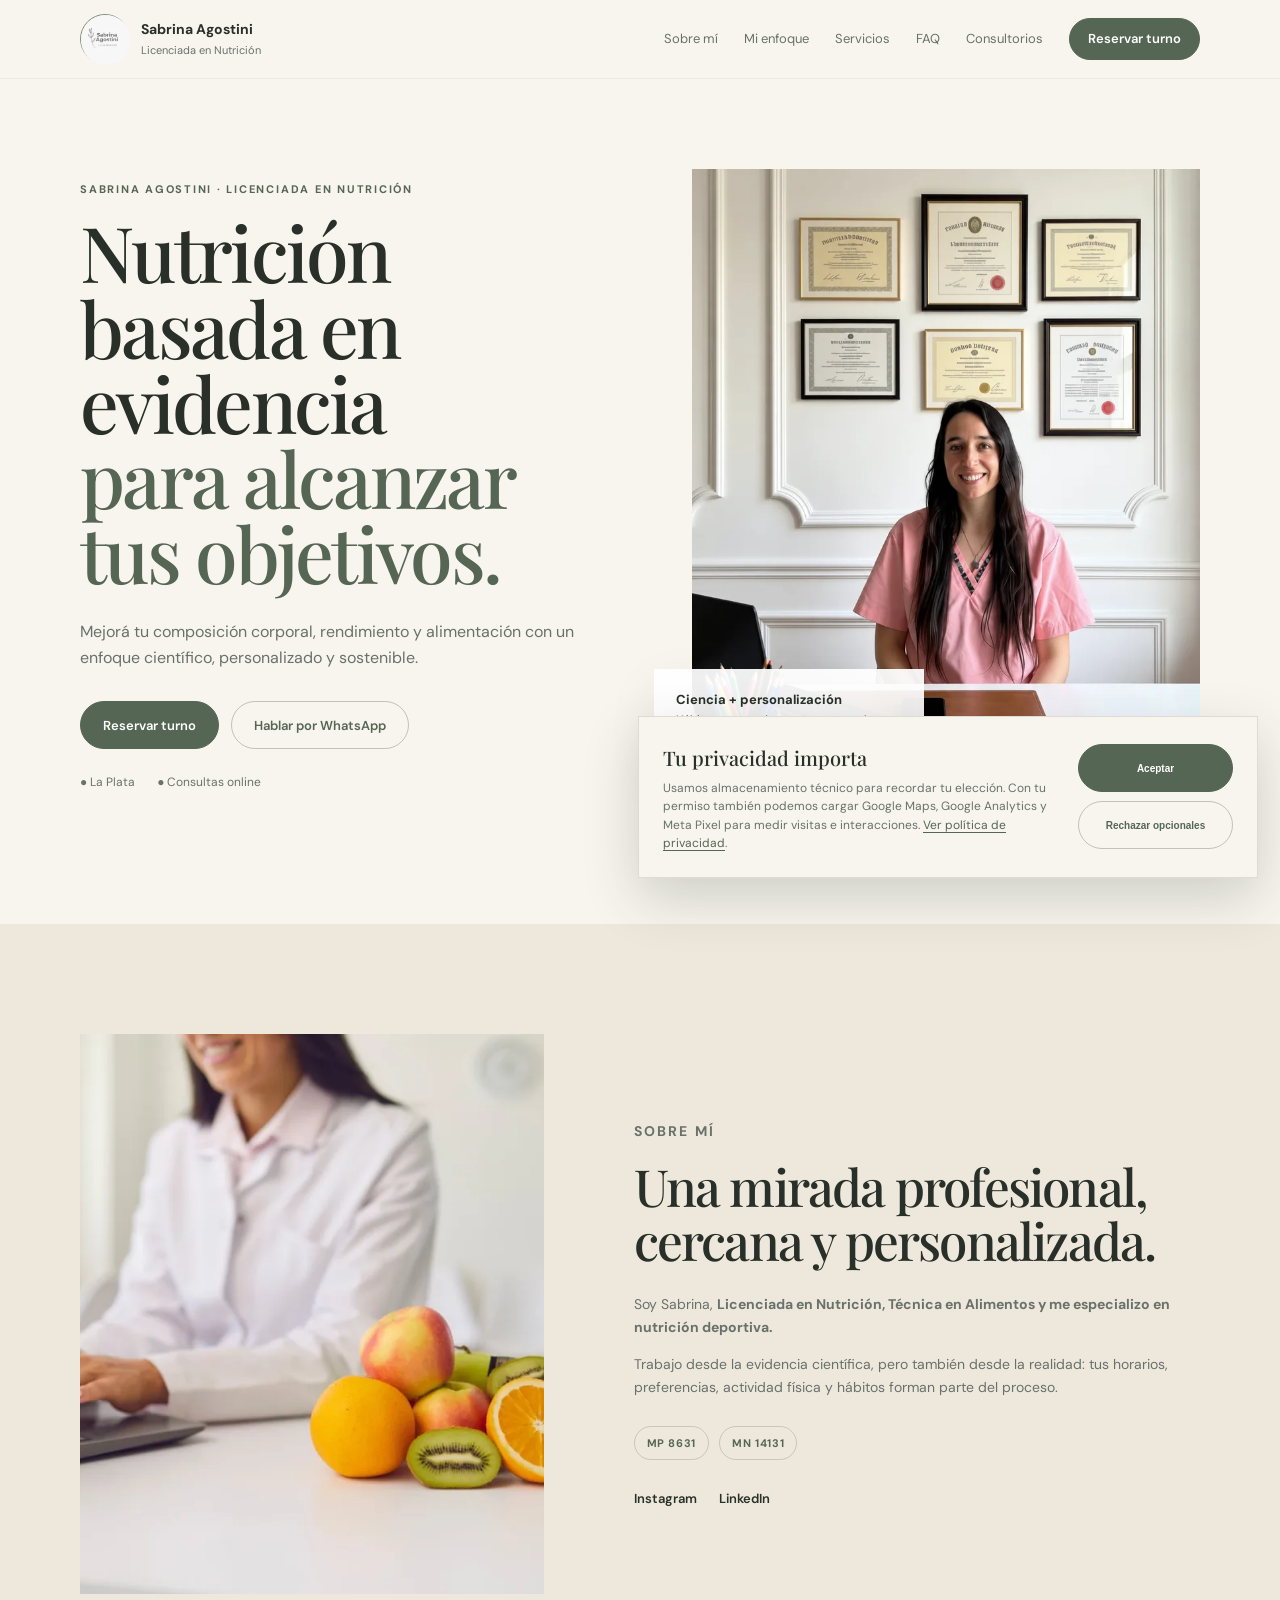
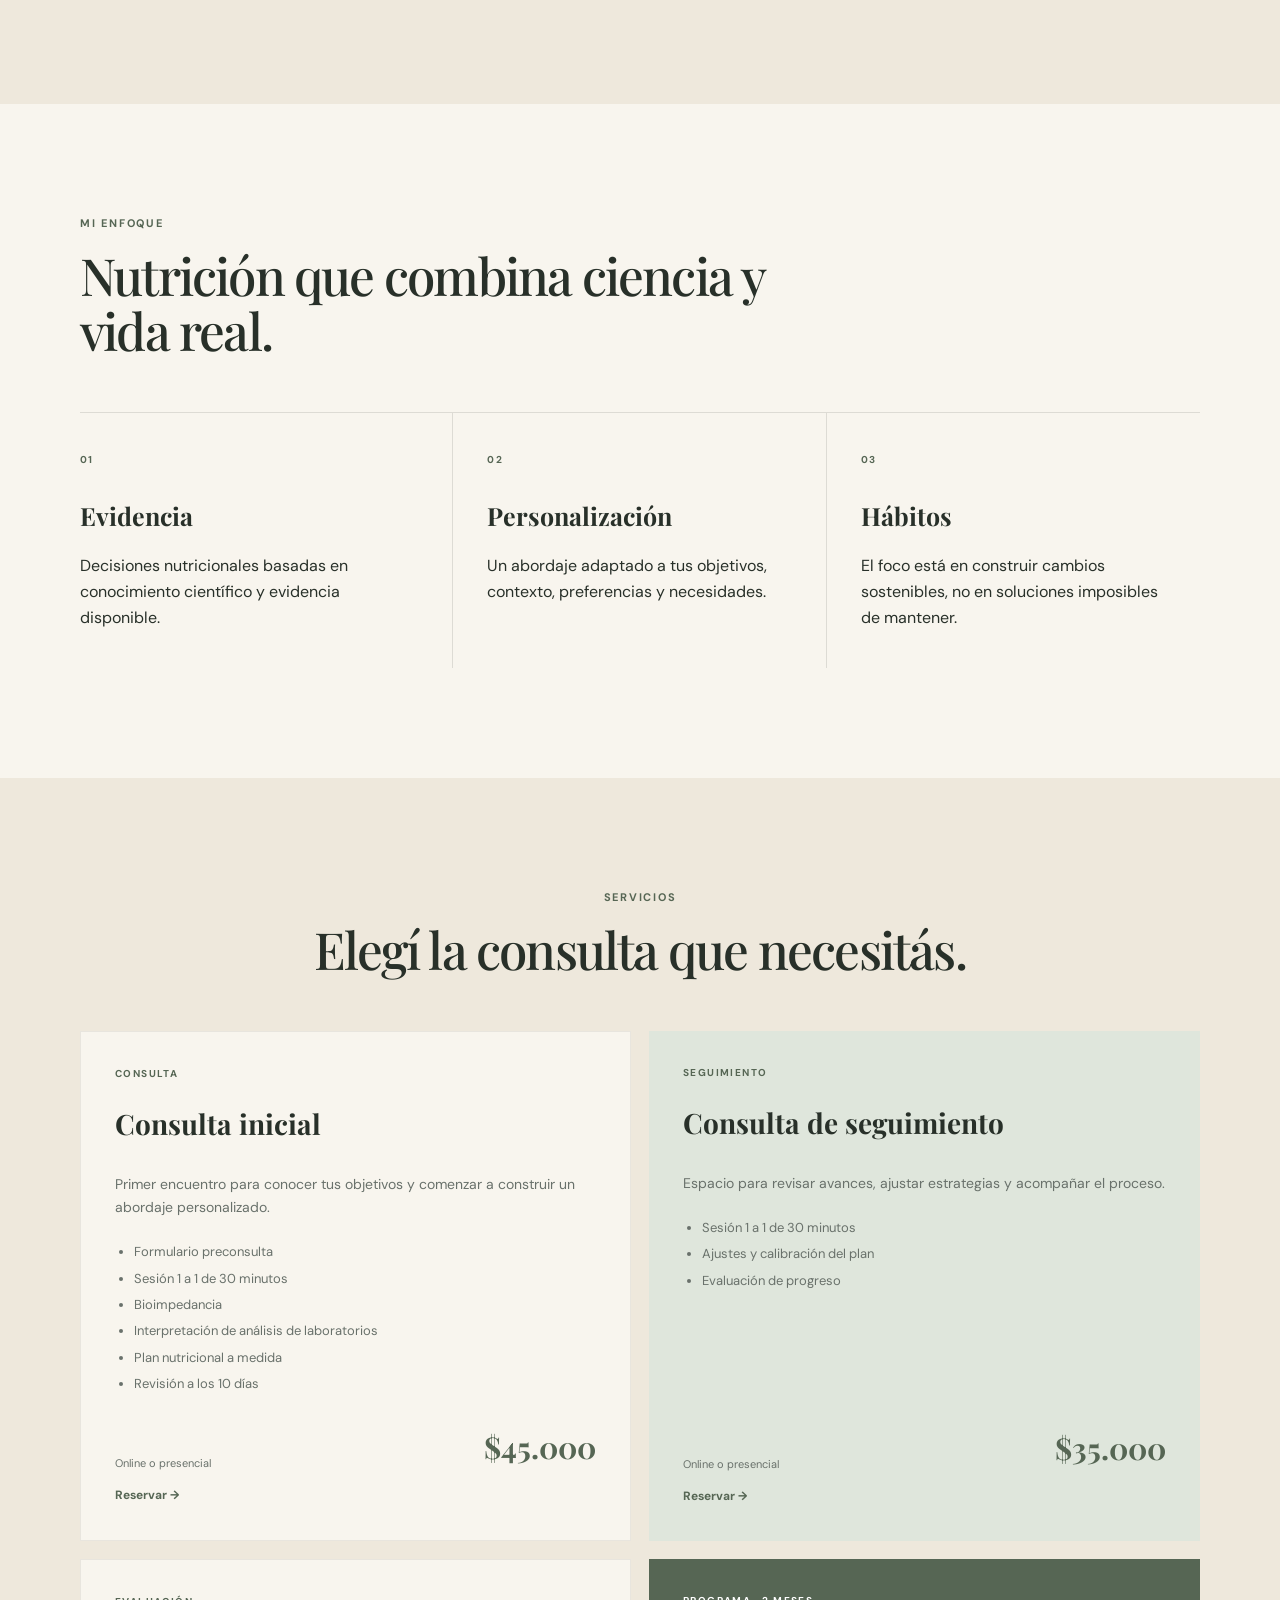
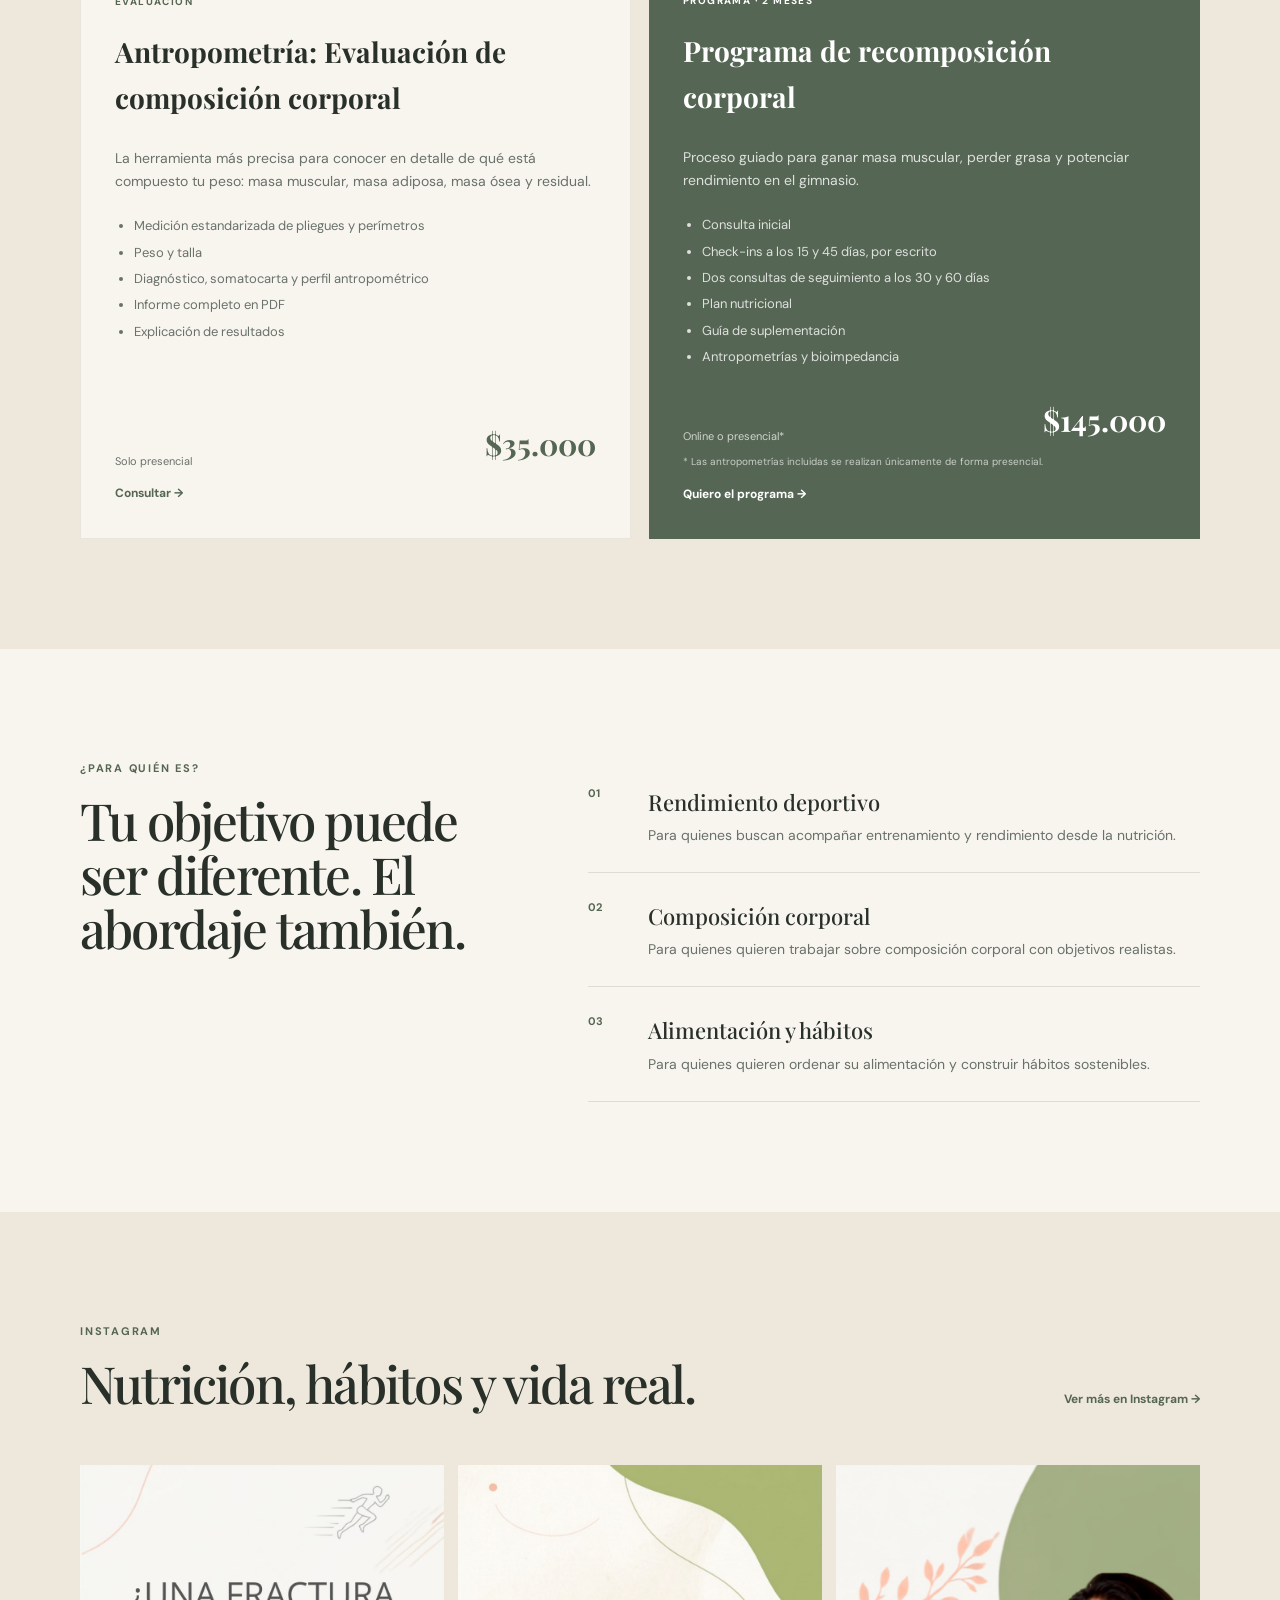
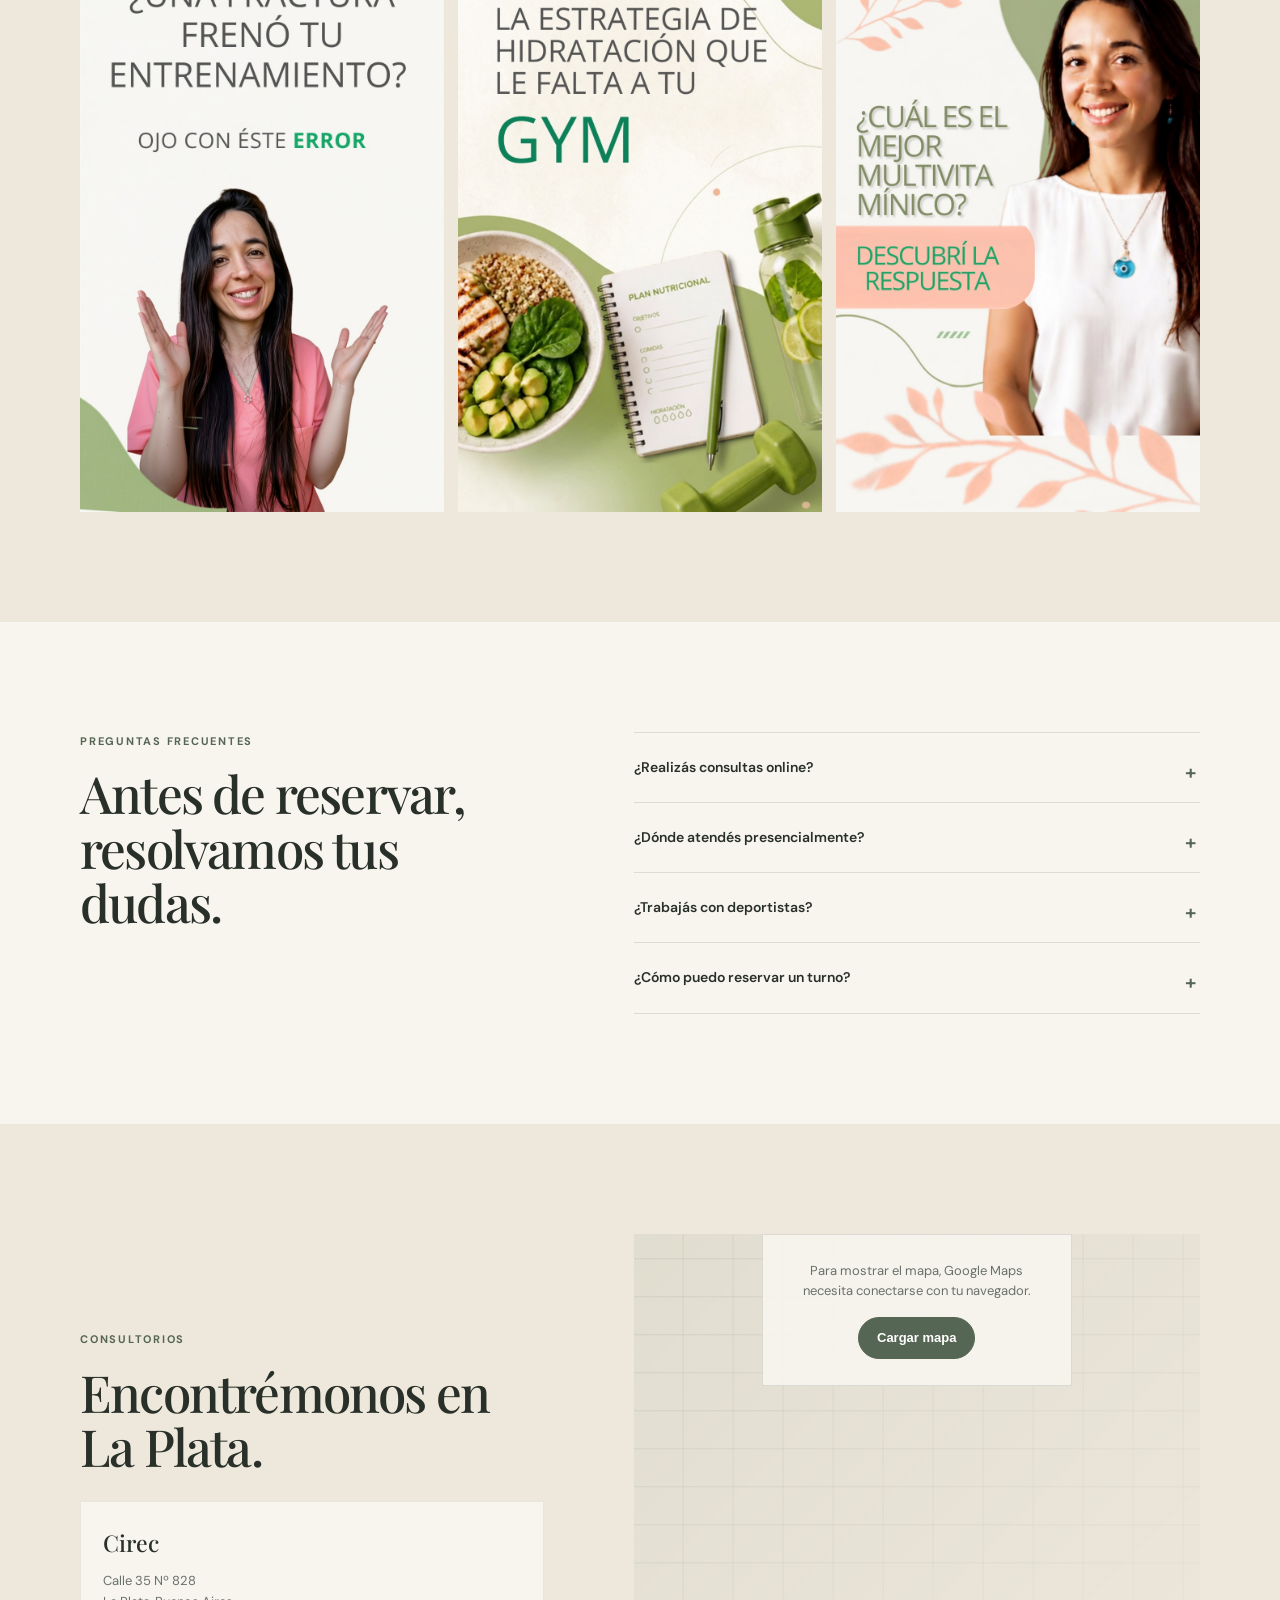
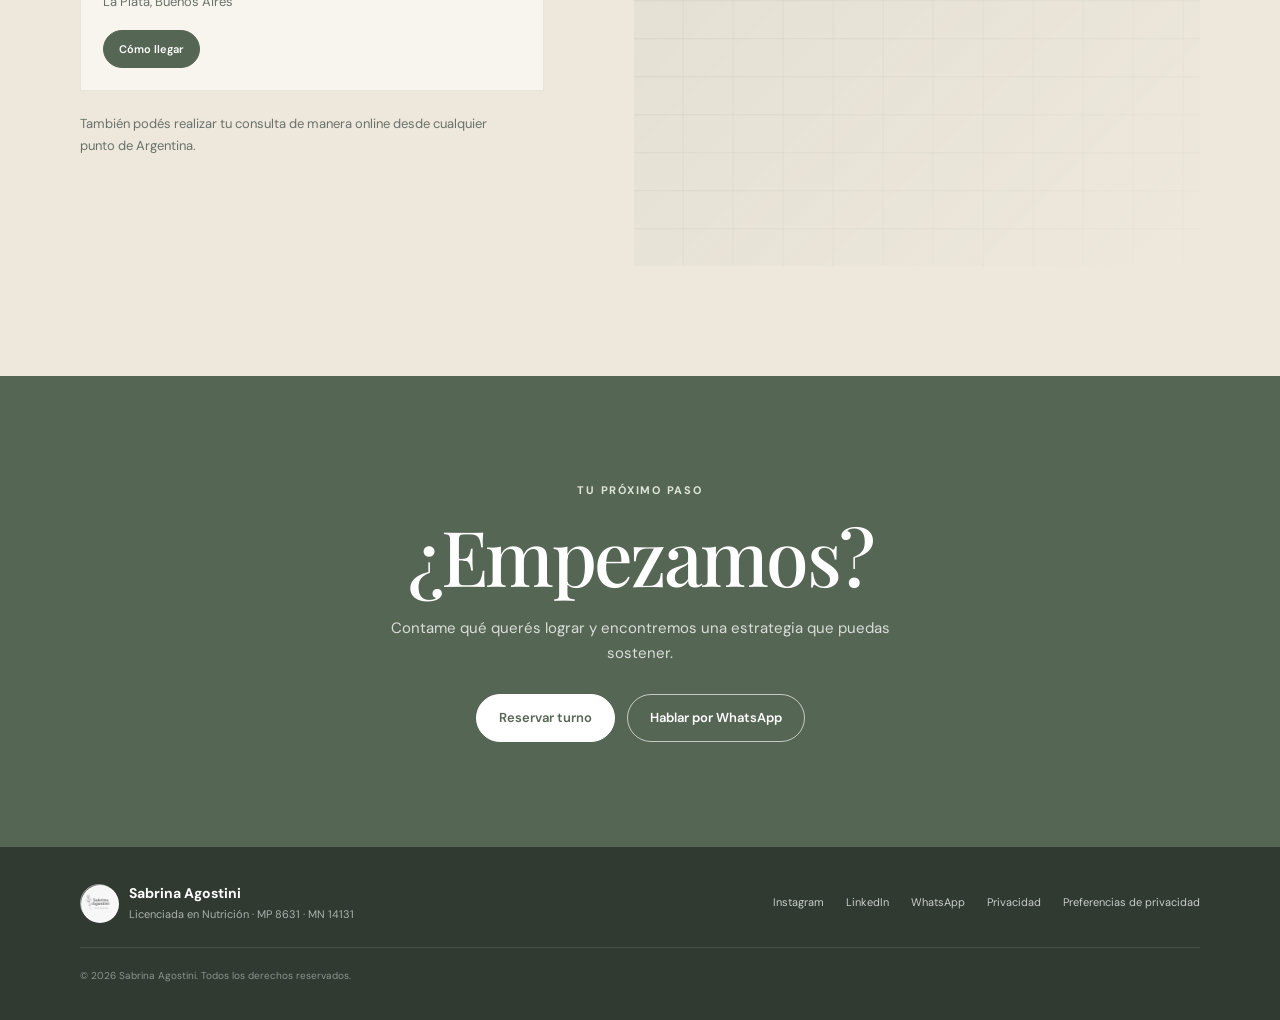
<file: index.html>
<!doctype html>
<html lang="es-AR">
  <head>
    <meta charset="utf-8">
    <meta name="viewport" content="width=device-width,initial-scale=1">

    <title>Sabrina Agostini | Nutricionista en La Plata y Online</title>
    <meta name="description" content="Sabrina Agostini, Licenciada en Nutrición especializada en nutrición deportiva. Consultas en La Plata y online, antropometría y planes personalizados.">
    <meta name="author" content="Sabrina Agostini">
    <meta name="facebook-domain-verification" content="aghnzjzzol9zz7aew4j1133mes0by6">
    <meta name="robots" content="index,follow,max-image-preview:large">
    <meta name="theme-color" content="#7d8f7b">

    <link rel="canonical" href="https://sabrinaagostininutricion.com.ar/">
    <link rel="icon" href="/assets/images/logo-gris.jpeg?v=1" type="image/jpeg">
    <link rel="shortcut icon" href="/assets/images/logo-gris.jpeg?v=1" type="image/jpeg">
    <link rel="apple-touch-icon" href="/assets/images/logo-gris.jpeg?v=1">

    <meta property="og:locale" content="es_AR">
    <meta property="og:type" content="website">
    <meta property="og:site_name" content="Sabrina Agostini Nutrición">
    <meta property="og:title" content="Sabrina Agostini | Nutricionista en La Plata y Online">
    <meta property="og:description" content="Nutrición basada en evidencia, personalizada y sostenible. Consultas presenciales en La Plata y online en Argentina.">
    <meta property="og:url" content="https://sabrinaagostininutricion.com.ar/">
    <meta property="og:image" content="https://sabrinaagostininutricion.com.ar/assets/images/og-sabrina-agostini.jpg?v=3">
    <meta property="og:image:secure_url" content="https://sabrinaagostininutricion.com.ar/assets/images/og-sabrina-agostini.jpg?v=3">
    <meta property="og:image:type" content="image/jpeg">
    <meta property="og:image:width" content="1200">
    <meta property="og:image:height" content="630">
    <meta property="og:image:alt" content="Sabrina Agostini, Licenciada en Nutrición">

    <meta name="twitter:card" content="summary_large_image">
    <meta name="twitter:title" content="Sabrina Agostini | Nutricionista en La Plata y Online">
    <meta name="twitter:description" content="Nutrición basada en evidencia, personalizada y sostenible. Consultas presenciales en La Plata y online en Argentina.">
    <meta name="twitter:image" content="https://sabrinaagostininutricion.com.ar/assets/images/og-sabrina-agostini.jpg?v=3">
    <meta name="twitter:image:alt" content="Sabrina Agostini, Licenciada en Nutrición">

    <link rel="preload" as="image" href="assets/images/sabrina-hero-consultorio-768.webp" imagesrcset="assets/images/sabrina-hero-consultorio-480.webp 480w, assets/images/sabrina-hero-consultorio-768.webp 768w, assets/images/sabrina-hero-consultorio-1080.webp 1080w" imagesizes="(max-width: 900px) calc(100vw - 36px), 520px" type="image/webp" fetchpriority="high">
    <link rel="preconnect" href="https://fonts.googleapis.com">
    <link rel="preconnect" href="https://fonts.gstatic.com" crossorigin>
    <link rel="preload" as="style" href="https://fonts.googleapis.com/css2?family=DM+Sans:wght@400;500;600;700&family=Playfair+Display:wght@500;600&display=swap">
    <link href="https://fonts.googleapis.com/css2?family=DM+Sans:wght@400;500;600;700&family=Playfair+Display:wght@500;600&display=swap" rel="stylesheet" media="print" onload="this.media='all'">
    <noscript><link href="https://fonts.googleapis.com/css2?family=DM+Sans:wght@400;500;600;700&family=Playfair+Display:wght@500;600&display=swap" rel="stylesheet"></noscript>
    <link rel="stylesheet" href="css/style.css?v=0.3.0">

    <script type="application/ld+json">
    {
      "@context": "https://schema.org",
      "@graph": [
        {
          "@type": "WebSite",
          "@id": "https://sabrinaagostininutricion.com.ar/#website",
          "url": "https://sabrinaagostininutricion.com.ar/",
          "name": "Sabrina Agostini Nutrición",
          "inLanguage": "es-AR",
          "publisher": {
            "@id": "https://sabrinaagostininutricion.com.ar/#servicio-profesional"
          }
        },
        {
          "@type": "Person",
          "@id": "https://sabrinaagostininutricion.com.ar/#sabrina-agostini",
          "name": "Sabrina Agostini",
          "url": "https://sabrinaagostininutricion.com.ar/",
          "image": "https://sabrinaagostininutricion.com.ar/assets/images/sabrina-hero-consultorio-1080.webp",
          "jobTitle": "Licenciada en Nutrición",
          "description": "Licenciada en Nutrición, Técnica en Alimentos y especializada en nutrición deportiva.",
          "worksFor": {
            "@id": "https://sabrinaagostininutricion.com.ar/#servicio-profesional"
          },
          "sameAs": [
            "https://instagram.com/lic.agostini.nutricion",
            "https://linkedin.com/in/lic-agostini-nutricion"
          ],
          "knowsAbout": [
            "Nutrición deportiva",
            "Composición corporal",
            "Antropometría",
            "Hábitos alimentarios"
          ]
        },
        {
          "@type": "ProfessionalService",
          "@id": "https://sabrinaagostininutricion.com.ar/#servicio-profesional",
          "name": "Sabrina Agostini Nutrición",
          "url": "https://sabrinaagostininutricion.com.ar/",
          "logo": "https://sabrinaagostininutricion.com.ar/assets/images/logo-gris.jpeg",
          "image": "https://sabrinaagostininutricion.com.ar/assets/images/sabrina-hero-consultorio-1080.webp",
          "description": "Consultas de nutrición presenciales en La Plata y online en Argentina, con enfoque basado en evidencia, personalización y hábitos sostenibles.",
          "telephone": "+54 9 280 463 4763",
          "priceRange": "ARS 35.000–145.000",
          "address": {
            "@type": "PostalAddress",
            "streetAddress": "Calle 35 Nº 828",
            "addressLocality": "La Plata",
            "addressRegion": "Buenos Aires",
            "postalCode": "1900",
            "addressCountry": "AR"
          },
          "geo": {
            "@type": "GeoCoordinates",
            "latitude": -34.9073525,
            "longitude": -57.969977
          },
          "hasMap": "https://www.google.com/maps/place/Cirec+Kinesiolog%C3%ADa+y+fisioterapia/@-34.9073525,-57.9717977,17z/",
          "areaServed": [
            {
              "@type": "City",
              "name": "La Plata"
            },
            {
              "@type": "Country",
              "name": "Argentina"
            }
          ],
          "sameAs": [
            "https://instagram.com/lic.agostini.nutricion",
            "https://linkedin.com/in/lic-agostini-nutricion"
          ],
          "potentialAction": {
            "@type": "ReserveAction",
            "target": {
              "@type": "EntryPoint",
              "urlTemplate": "https://nutreando.com/sabrina-agostini/reservar?step=service",
              "actionPlatform": [
                "https://schema.org/DesktopWebPlatform",
                "https://schema.org/MobileWebPlatform"
              ]
            },
            "result": {
              "@type": "Reservation",
              "name": "Reserva de consulta nutricional"
            }
          },
          "hasOfferCatalog": {
            "@type": "OfferCatalog",
            "name": "Servicios de nutrición",
            "itemListElement": [
              {
                "@type": "Offer",
                "price": "45000",
                "priceCurrency": "ARS",
                "url": "https://nutreando.com/sabrina-agostini/reservar?step=service",
                "itemOffered": {
                  "@type": "Service",
                  "name": "Consulta inicial",
                  "provider": {
                    "@id": "https://sabrinaagostininutricion.com.ar/#servicio-profesional"
                  }
                }
              },
              {
                "@type": "Offer",
                "price": "35000",
                "priceCurrency": "ARS",
                "url": "https://nutreando.com/sabrina-agostini/reservar?step=service",
                "itemOffered": {
                  "@type": "Service",
                  "name": "Consulta de seguimiento",
                  "provider": {
                    "@id": "https://sabrinaagostininutricion.com.ar/#servicio-profesional"
                  }
                }
              },
              {
                "@type": "Offer",
                "price": "35000",
                "priceCurrency": "ARS",
                "url": "https://sabrinaagostininutricion.com.ar/#servicios",
                "itemOffered": {
                  "@type": "Service",
                  "name": "Antropometría: Evaluación de composición corporal",
                  "provider": {
                    "@id": "https://sabrinaagostininutricion.com.ar/#servicio-profesional"
                  }
                }
              },
              {
                "@type": "Offer",
                "price": "145000",
                "priceCurrency": "ARS",
                "url": "https://nutreando.com/sabrina-agostini/reservar?step=service",
                "itemOffered": {
                  "@type": "Service",
                  "name": "Programa de recomposición corporal",
                  "provider": {
                    "@id": "https://sabrinaagostininutricion.com.ar/#servicio-profesional"
                  }
                }
              }
            ]
          }
        },
        {
          "@type": "WebPage",
          "@id": "https://sabrinaagostininutricion.com.ar/#webpage",
          "url": "https://sabrinaagostininutricion.com.ar/",
          "name": "Sabrina Agostini | Nutricionista en La Plata y Online",
          "isPartOf": {
            "@id": "https://sabrinaagostininutricion.com.ar/#website"
          },
          "about": {
            "@id": "https://sabrinaagostininutricion.com.ar/#sabrina-agostini"
          },
          "mainEntity": {
            "@id": "https://sabrinaagostininutricion.com.ar/#servicio-profesional"
          },
          "primaryImageOfPage": "https://sabrinaagostininutricion.com.ar/assets/images/sabrina-hero-consultorio-1080.webp",
          "inLanguage": "es-AR"
        }
      ]
    }
    </script>
  </head>
  <body>
    <header class="site-header">
      <div class="container nav">
        <a class="brand" href="#inicio"><span class="brand-mark"><img class="brand-logo" src="assets/images/logo-gris-160.webp" alt="Sabrina Agostini" width="160" height="160"></span><span><strong>Sabrina Agostini</strong><small>Licenciada en Nutrición</small></span></a>
        <button class="menu-toggle" aria-label="Abrir menú" aria-expanded="false"><span></span><span></span><span></span></button>
        <nav class="main-menu">
          <a href="#sobre-mi">Sobre mí</a><a href="#enfoque">Mi enfoque</a><a href="#servicios">Servicios</a><a href="#faq">FAQ</a><a href="#consultorio">Consultorios</a><a class="button button-small" href="https://nutreando.com/sabrina-agostini/reservar?step=service">Reservar turno</a>
        </nav>
      </div>
    </header>
    <main id="inicio">
      <section class="hero section"><div class="container hero-grid"><div><p class="eyebrow">Sabrina Agostini · Licenciada en Nutrición</p><h1>Nutrición basada en evidencia <em>para alcanzar tus objetivos.</em></h1><p class="hero-text">Mejorá tu composición corporal, rendimiento y alimentación con un enfoque científico, personalizado y sostenible.</p><div class="hero-actions"><a class="button" href="https://nutreando.com/sabrina-agostini/reservar?step=service">Reservar turno</a><a class="button button-secondary" href="https://wa.me/5492804634763?text=Hola%2C%20quer%C3%ADa%20consultar%20por%20los%20turnos%20de%20nutrici%C3%B3n.">Hablar por WhatsApp</a></div><div class="hero-meta"><span>● La Plata</span><span>● Consultas online</span></div></div><div class="hero-visual"><div class="photo-placeholder has-real-photo"><picture><source type="image/webp" srcset="assets/images/sabrina-hero-consultorio-480.webp 480w, assets/images/sabrina-hero-consultorio-768.webp 768w, assets/images/sabrina-hero-consultorio-1080.webp 1080w" sizes="(max-width: 900px) calc(100vw - 36px), 520px"><img class="real-photo" src="assets/images/sabrina-hero-consultorio-1080.webp" alt="Sabrina Agostini — Licenciada en Nutrición" width="1080" height="1350" fetchpriority="high"></picture></div><div class="floating-note"><strong>Ciencia + personalización</strong><span>Hábitos que puedan sostenerse en el tiempo.</span></div></div></div></section>
      <section class="section section-soft" id="sobre-mi"><div class="container about-grid"><div class="photo-placeholder about-photo has-real-photo"><picture><source type="image/webp" srcset="assets/images/sabrina-002-480.webp 480w, assets/images/sabrina-002-900.webp 900w" sizes="(max-width: 900px) calc(100vw - 36px), 500px"><img class="real-photo" src="assets/images/sabrina-002.jpeg" alt="Sabrina Agostini" width="1350" height="1038" loading="lazy" decoding="async"></picture></div><div class="about-copy"><p class="eyebrow">Sobre mí</p><h2>Una mirada profesional, cercana y personalizada.</h2><p>Soy Sabrina, <strong>Licenciada en Nutrición, Técnica en Alimentos y me especializo en nutrición deportiva.</strong></p><p>Trabajo desde la evidencia científica, pero también desde la realidad: tus horarios, preferencias, actividad física y hábitos forman parte del proceso.</p><div class="credentials"><span>MP 8631</span><span>MN 14131</span></div><div class="social-links"><a href="https://instagram.com/lic.agostini.nutricion" target="_blank" rel="noopener noreferrer">Instagram</a><a href="https://linkedin.com/in/lic-agostini-nutricion" target="_blank" rel="noopener noreferrer">LinkedIn</a></div></div></div></section>
      <section class="section" id="enfoque"><div class="container"><div class="section-heading"><p class="eyebrow">Mi enfoque</p><h2>Nutrición que combina ciencia y vida real.</h2></div><div class="pillars"><article><span>01</span><h3>Evidencia</h3><p>Decisiones nutricionales basadas en conocimiento científico y evidencia disponible.</p></article><article><span>02</span><h3>Personalización</h3><p>Un abordaje adaptado a tus objetivos, contexto, preferencias y necesidades.</p></article><article><span>03</span><h3>Hábitos</h3><p>El foco está en construir cambios sostenibles, no en soluciones imposibles de mantener.</p></article></div></div></section>
      <section class="section section-soft" id="servicios"><div class="container"><div class="section-heading centered"><p class="eyebrow">Servicios</p><h2>Elegí la consulta que necesitás.</h2></div><div class="services-grid"><article class="service-card"><span>Consulta</span><h3>Consulta inicial</h3><p>Primer encuentro para conocer tus objetivos y comenzar a construir un abordaje personalizado.</p><ul><li>Formulario preconsulta</li><li>Sesión 1 a 1 de 30 minutos</li><li>Bioimpedancia</li><li>Interpretación de análisis de laboratorios</li><li>Plan nutricional a medida</li><li>Revisión a los 10 días</li></ul><div class="service-meta"><span>Online o presencial</span><strong>$45.000</strong></div><a href="https://nutreando.com/sabrina-agostini/reservar?step=service">Reservar →</a></article><article class="service-card featured"><span>Seguimiento</span><h3>Consulta de seguimiento</h3><p>Espacio para revisar avances, ajustar estrategias y acompañar el proceso.</p><ul><li>Sesión 1 a 1 de 30 minutos</li><li>Ajustes y calibración del plan</li><li>Evaluación de progreso</li></ul><div class="service-meta"><span>Online o presencial</span><strong>$35.000</strong></div><a href="https://nutreando.com/sabrina-agostini/reservar?step=service">Reservar →</a></article><article class="service-card"><span>Evaluación</span><h3>Antropometría: Evaluación de composición corporal</h3><p>La herramienta más precisa para conocer en detalle de qué está compuesto tu peso: masa muscular, masa adiposa, masa ósea y residual.</p><ul><li>Medición estandarizada de pliegues y perímetros</li><li>Peso y talla</li><li>Diagnóstico, somatocarta y perfil antropométrico</li><li>Informe completo en PDF</li><li>Explicación de resultados</li></ul><div class="service-meta"><span>Solo presencial</span><strong>$35.000</strong></div><a href="https://wa.me/5492804634763?text=Hola%2C%20quer%C3%ADa%20consultar%20por%20los%20turnos%20de%20nutrici%C3%B3n.">Consultar →</a></article><article class="service-card program"><span>Programa · 2 meses</span><h3>Programa de recomposición corporal</h3><p>Proceso guiado para ganar masa muscular, perder grasa y potenciar rendimiento en el gimnasio.</p><ul><li>Consulta inicial</li><li>Check-ins a los 15 y 45 días, por escrito</li><li>Dos consultas de seguimiento a los 30 y 60 días</li><li>Plan nutricional</li><li>Guía de suplementación</li><li>Antropometrías y bioimpedancia</li></ul><div class="service-meta"><span>Online o presencial*</span><strong>$145.000</strong></div><small class="service-note">* Las antropometrías incluidas se realizan únicamente de forma presencial.</small><a href="https://nutreando.com/sabrina-agostini/reservar?step=service">Quiero el programa →</a></article></div></div></section>
      <section class="section" id="para-quien"><div class="container audience-grid"><div><p class="eyebrow">¿Para quién es?</p><h2>Tu objetivo puede ser diferente. El abordaje también.</h2></div><div class="audience-list"><div><span>01</span><strong>Rendimiento deportivo</strong><p>Para quienes buscan acompañar entrenamiento y rendimiento desde la nutrición.</p></div><div><span>02</span><strong>Composición corporal</strong><p>Para quienes quieren trabajar sobre composición corporal con objetivos realistas.</p></div><div><span>03</span><strong>Alimentación y hábitos</strong><p>Para quienes quieren ordenar su alimentación y construir hábitos sostenibles.</p></div></div></div></section>
      <section class="section section-soft" id="instagram"><div class="container"><div class="instagram-heading"><div><p class="eyebrow">Instagram</p><h2>Nutrición, hábitos y vida real.</h2></div><a href="https://instagram.com/lic.agostini.nutricion" target="_blank" rel="noopener noreferrer">Ver más en Instagram →</a></div><div class="instagram-grid"><div><img class="instagram-photo" src="assets/images/Instagram-post-fractura-error.jpeg" alt="Contenido de Sabrina Agostini — publicación 1" width="900" height="1600" loading="lazy" decoding="async"></div><div><img class="instagram-photo" src="assets/images/Instagram-post-hidratacion-gym.jpeg" alt="Contenido de Sabrina Agostini — publicación 2" width="900" height="1600" loading="lazy" decoding="async"></div><div><img class="instagram-photo" src="assets/images/Instagram-post-multivitaminico.jpeg" alt="Contenido de Sabrina Agostini — publicación 3" width="900" height="1600" loading="lazy" decoding="async"></div></div></div></section>
      <section class="section" id="faq"><div class="container faq-grid"><div><p class="eyebrow">Preguntas frecuentes</p><h2>Antes de reservar, resolvamos tus dudas.</h2></div><div class="faq-list"><details><summary>¿Realizás consultas online?</summary><p>Sí. Las consultas online están disponibles para personas de todo Argentina.</p></details><details><summary>¿Dónde atendés presencialmente?</summary><p>En La Plata, en Cirec.</p></details><details><summary>¿Trabajás con deportistas?</summary><p>Sí. El abordaje puede adaptarse a objetivos relacionados con actividad física y rendimiento.</p></details><details><summary>¿Cómo puedo reservar un turno?</summary><p>Podés reservar online desde el botón de turnos o escribir por WhatsApp si querés hacer una consulta antes.</p></details></div></div></section>
      <section class="section section-soft" id="consultorio"><div class="container clinic-grid"><div><p class="eyebrow">Consultorios</p><h2>Encontrémonos en La Plata.</h2><div class="clinic-list" id="clinic-list"></div><p class="online-note">También podés realizar tu consulta de manera online desde cualquier punto de Argentina.</p></div><div class="map-placeholder"><div class="map-consent" data-map-consent><p>Para mostrar el mapa, Google Maps necesita conectarse con tu navegador.</p><button class="button button-small" type="button" data-load-map>Cargar mapa</button></div><iframe title="Ubicación de Cirec Kinesiología y fisioterapia" data-consent-src="https://www.google.com/maps?q=Cirec+Kinesiolog%C3%ADa+y+fisioterapia,+Calle+35+828,+La+Plata,+Buenos+Aires&output=embed" loading="lazy" referrerpolicy="no-referrer-when-downgrade" allowfullscreen hidden></iframe></div></div></section>
      <section class="final-cta"><div class="container"><p class="eyebrow">Tu próximo paso</p><h2>¿Empezamos?</h2><p>Contame qué querés lograr y encontremos una estrategia que puedas sostener.</p><div class="hero-actions centered-actions"><a class="button button-light" href="https://nutreando.com/sabrina-agostini/reservar?step=service">Reservar turno</a><a class="button button-outline-light" href="https://wa.me/5492804634763?text=Hola%2C%20quer%C3%ADa%20consultar%20por%20los%20turnos%20de%20nutrici%C3%B3n.">Hablar por WhatsApp</a></div></div></section>
    </main>
    <footer class="site-footer"><div class="container footer-grid"><a class="brand footer-brand" href="#inicio"><span class="brand-mark"><img class="brand-logo" src="assets/images/logo-gris-160.webp" alt="Sabrina Agostini" width="160" height="160"></span><span><strong>Sabrina Agostini</strong><small>Licenciada en Nutrición · MP 8631 · MN 14131</small></span></a><div class="footer-links"><a href="https://instagram.com/lic.agostini.nutricion" target="_blank" rel="noopener noreferrer">Instagram</a><a href="https://linkedin.com/in/lic-agostini-nutricion" target="_blank" rel="noopener noreferrer">LinkedIn</a><a href="https://wa.me/5492804634763?text=Hola%2C%20quer%C3%ADa%20consultar%20por%20los%20turnos%20de%20nutrici%C3%B3n.">WhatsApp</a><a href="privacidad.html">Privacidad</a><button class="footer-link-button" type="button" data-privacy-settings>Preferencias de privacidad</button></div><p>© <span id="year"></span> Sabrina Agostini. Todos los derechos reservados.</p></div></footer>
    <a class="whatsapp-float" href="https://wa.me/5492804634763?text=Hola%2C%20quer%C3%ADa%20consultar%20por%20los%20turnos%20de%20nutrici%C3%B3n." aria-label="Contactar por WhatsApp"><img src="assets/images/logo-whatsapp-96.webp" alt="" width="96" height="96" aria-hidden="true"></a>
    <script src="js/main.js?v=0.3.5"></script>
  </body>
</html>
</file>
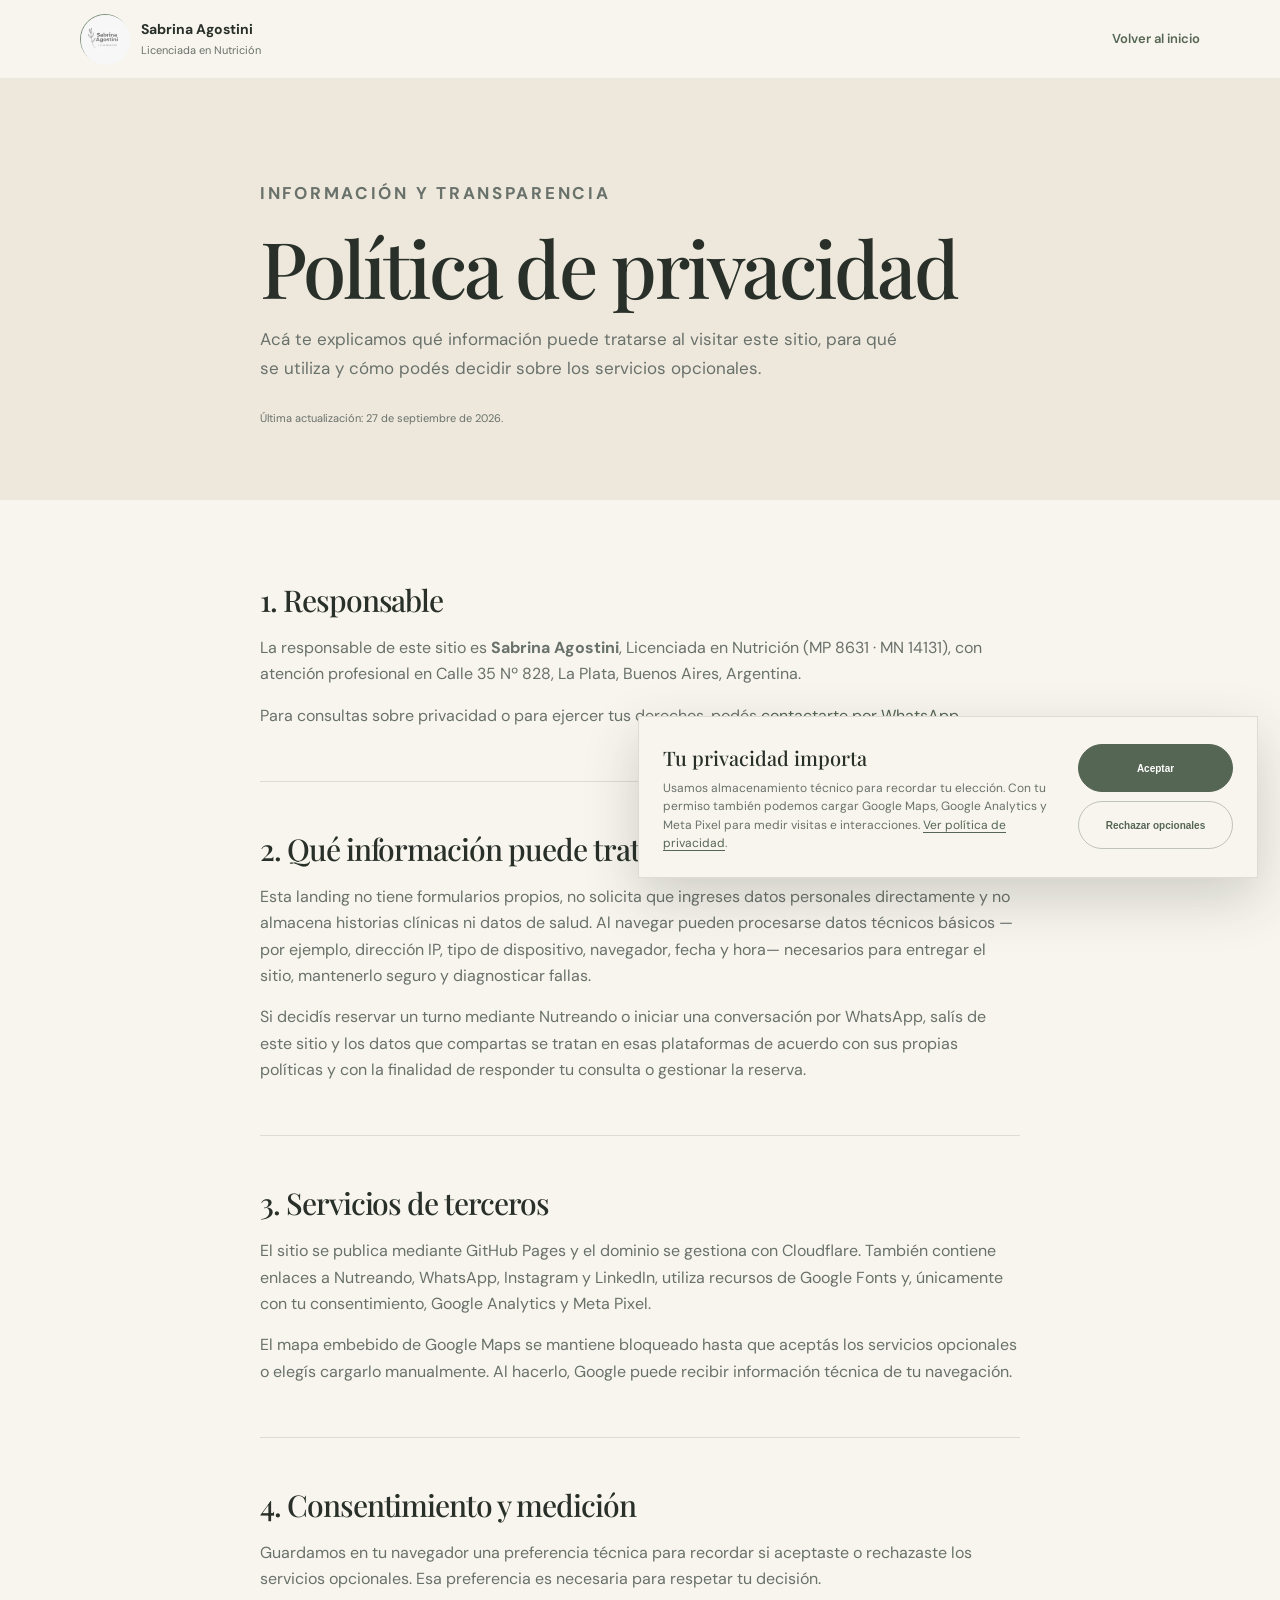
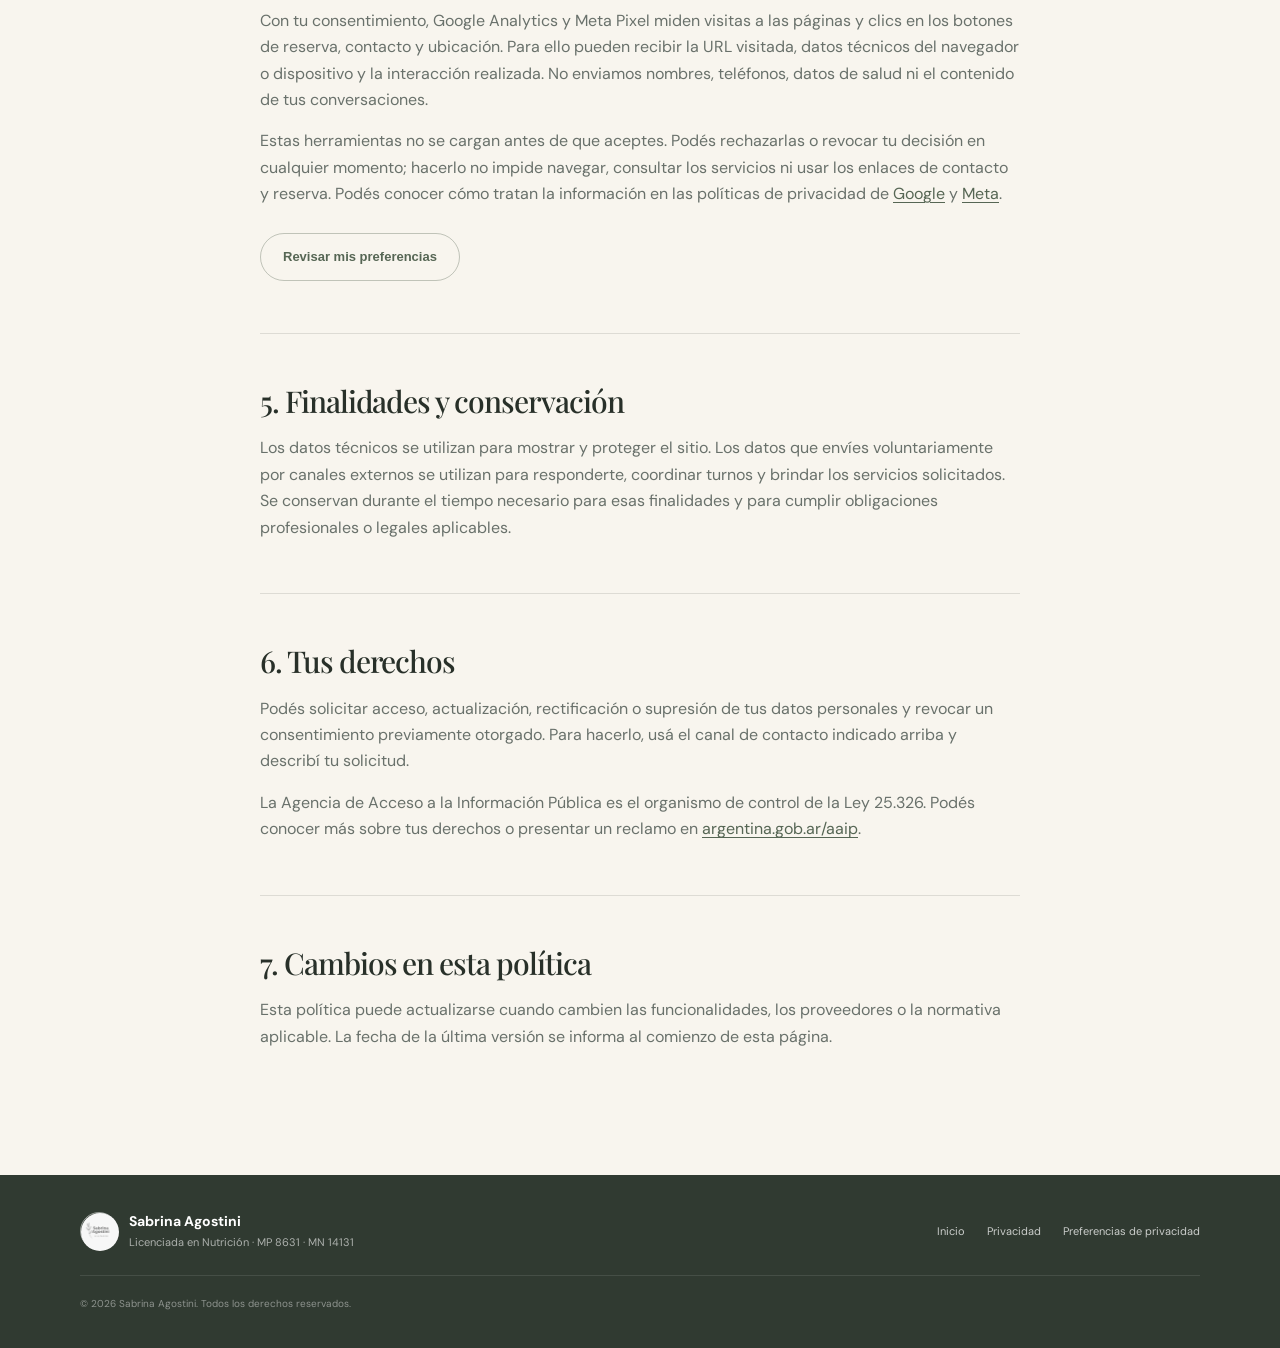
<file: privacidad.html>
<!doctype html>
<html lang="es-AR">
  <head>
    <meta charset="utf-8">
    <meta name="viewport" content="width=device-width,initial-scale=1">
    <title>Política de privacidad | Sabrina Agostini Nutrición</title>
    <meta name="description" content="Información sobre privacidad, datos personales y preferencias de medición del sitio de Sabrina Agostini Nutrición.">
    <meta name="robots" content="index,follow">
    <meta name="theme-color" content="#7d8f7b">
    <link rel="canonical" href="https://sabrinaagostininutricion.com.ar/privacidad.html">
    <link rel="icon" href="/assets/images/logo-gris.jpeg?v=1" type="image/jpeg">
    <link rel="preconnect" href="https://fonts.googleapis.com">
    <link rel="preconnect" href="https://fonts.gstatic.com" crossorigin>
    <link rel="preload" as="style" href="https://fonts.googleapis.com/css2?family=DM+Sans:wght@400;500;600;700&family=Playfair+Display:wght@500;600&display=swap">
    <link href="https://fonts.googleapis.com/css2?family=DM+Sans:wght@400;500;600;700&family=Playfair+Display:wght@500;600&display=swap" rel="stylesheet" media="print" onload="this.media='all'">
    <noscript><link href="https://fonts.googleapis.com/css2?family=DM+Sans:wght@400;500;600;700&family=Playfair+Display:wght@500;600&display=swap" rel="stylesheet"></noscript>
    <link rel="stylesheet" href="css/style.css?v=0.3.0">
  </head>
  <body>
    <header class="site-header">
      <div class="container nav">
        <a class="brand" href="index.html"><span class="brand-mark"><img class="brand-logo" src="assets/images/logo-gris-160.webp" alt="Sabrina Agostini" width="160" height="160"></span><span><strong>Sabrina Agostini</strong><small>Licenciada en Nutrición</small></span></a>
        <a class="privacy-back" href="index.html">Volver al inicio</a>
      </div>
    </header>

    <main class="privacy-page">
      <section class="privacy-hero"><div class="container privacy-container"><p class="eyebrow">Información y transparencia</p><h1>Política de privacidad</h1><p>Acá te explicamos qué información puede tratarse al visitar este sitio, para qué se utiliza y cómo podés decidir sobre los servicios opcionales.</p><small>Última actualización: 27 de septiembre de 2026.</small></div></section>

      <section class="privacy-content"><div class="container privacy-container">
        <article>
          <h2>1. Responsable</h2>
          <p>La responsable de este sitio es <strong>Sabrina Agostini</strong>, Licenciada en Nutrición (MP 8631 · MN 14131), con atención profesional en Calle 35 Nº 828, La Plata, Buenos Aires, Argentina.</p>
          <p>Para consultas sobre privacidad o para ejercer tus derechos, podés <a href="https://wa.me/5492804634763?text=Hola%2C%20quisiera%20realizar%20una%20consulta%20sobre%20mis%20datos%20personales." target="_blank" rel="noopener noreferrer" data-no-meta-event>contactarte por WhatsApp</a>.</p>
        </article>

        <article>
          <h2>2. Qué información puede tratarse</h2>
          <p>Esta landing no tiene formularios propios, no solicita que ingreses datos personales directamente y no almacena historias clínicas ni datos de salud. Al navegar pueden procesarse datos técnicos básicos —por ejemplo, dirección IP, tipo de dispositivo, navegador, fecha y hora— necesarios para entregar el sitio, mantenerlo seguro y diagnosticar fallas.</p>
          <p>Si decidís reservar un turno mediante Nutreando o iniciar una conversación por WhatsApp, salís de este sitio y los datos que compartas se tratan en esas plataformas de acuerdo con sus propias políticas y con la finalidad de responder tu consulta o gestionar la reserva.</p>
        </article>

        <article>
          <h2>3. Servicios de terceros</h2>
          <p>El sitio se publica mediante GitHub Pages y el dominio se gestiona con Cloudflare. También contiene enlaces a Nutreando, WhatsApp, Instagram y LinkedIn, utiliza recursos de Google Fonts y, únicamente con tu consentimiento, Google Analytics y Meta Pixel.</p>
          <p>El mapa embebido de Google Maps se mantiene bloqueado hasta que aceptás los servicios opcionales o elegís cargarlo manualmente. Al hacerlo, Google puede recibir información técnica de tu navegación.</p>
        </article>

        <article>
          <h2>4. Consentimiento y medición</h2>
          <p>Guardamos en tu navegador una preferencia técnica para recordar si aceptaste o rechazaste los servicios opcionales. Esa preferencia es necesaria para respetar tu decisión.</p>
          <p>Con tu consentimiento, Google Analytics y Meta Pixel miden visitas a las páginas y clics en los botones de reserva, contacto y ubicación. Para ello pueden recibir la URL visitada, datos técnicos del navegador o dispositivo y la interacción realizada. No enviamos nombres, teléfonos, datos de salud ni el contenido de tus conversaciones.</p>
          <p>Estas herramientas no se cargan antes de que aceptes. Podés rechazarlas o revocar tu decisión en cualquier momento; hacerlo no impide navegar, consultar los servicios ni usar los enlaces de contacto y reserva. Podés conocer cómo tratan la información en las políticas de privacidad de <a href="https://policies.google.com/privacy" target="_blank" rel="noopener noreferrer">Google</a> y <a href="https://www.facebook.com/privacy/policy/" target="_blank" rel="noopener noreferrer">Meta</a>.</p>
          <button class="button button-secondary privacy-settings-button" type="button" data-privacy-settings>Revisar mis preferencias</button>
        </article>

        <article>
          <h2>5. Finalidades y conservación</h2>
          <p>Los datos técnicos se utilizan para mostrar y proteger el sitio. Los datos que envíes voluntariamente por canales externos se utilizan para responderte, coordinar turnos y brindar los servicios solicitados. Se conservan durante el tiempo necesario para esas finalidades y para cumplir obligaciones profesionales o legales aplicables.</p>
        </article>

        <article>
          <h2>6. Tus derechos</h2>
          <p>Podés solicitar acceso, actualización, rectificación o supresión de tus datos personales y revocar un consentimiento previamente otorgado. Para hacerlo, usá el canal de contacto indicado arriba y describí tu solicitud.</p>
          <p>La Agencia de Acceso a la Información Pública es el organismo de control de la Ley 25.326. Podés conocer más sobre tus derechos o presentar un reclamo en <a href="https://www.argentina.gob.ar/aaip/datospersonales" target="_blank" rel="noopener noreferrer">argentina.gob.ar/aaip</a>.</p>
        </article>

        <article>
          <h2>7. Cambios en esta política</h2>
          <p>Esta política puede actualizarse cuando cambien las funcionalidades, los proveedores o la normativa aplicable. La fecha de la última versión se informa al comienzo de esta página.</p>
        </article>
      </div></section>
    </main>

    <footer class="site-footer"><div class="container footer-grid"><a class="brand footer-brand" href="index.html"><span class="brand-mark"><img class="brand-logo" src="assets/images/logo-gris-160.webp" alt="Sabrina Agostini" width="160" height="160"></span><span><strong>Sabrina Agostini</strong><small>Licenciada en Nutrición · MP 8631 · MN 14131</small></span></a><div class="footer-links"><a href="index.html">Inicio</a><a href="privacidad.html" aria-current="page">Privacidad</a><button class="footer-link-button" type="button" data-privacy-settings>Preferencias de privacidad</button></div><p>© <span id="year"></span> Sabrina Agostini. Todos los derechos reservados.</p></div></footer>
    <script src="js/main.js?v=0.3.5"></script>
  </body>
</html>
</file>
<file: css/style.css>
:root{
  --sage: #7d8f7b;
  --sage-dark: #566654;
  --sage-light: #dfe6dc;
  --cream: #f8f5ee;
  --beige: #eee8dc;
  --sand: #ded3c1;
  --ink: #283029;
  --muted: #69716b;
  --white: #fff;
  --line: rgba(40,48,41,.13);
  --serif: "Playfair Display",Georgia,serif;
  --sans: "DM Sans",Arial,sans-serif
}
*{
  box-sizing: border-box
}
html{
  scroll-behavior: smooth;
  overflow-x: hidden
}
body{
  margin: 0;
  color: var(--ink);
  background: var(--cream);
  font-family: var(--sans);
  line-height: 1.65;
  overflow-x: hidden
}
a{
  color: inherit;
  text-decoration: none
}
.container{
  width: min(1120px,calc(100% - 48px));
  margin: auto
}
.section{
  padding: 110px 0
}
.section-soft{
  background: var(--beige)
}
.site-header{
  position: sticky;
  top: 0;
  z-index: 50;
  background: rgba(248,245,238,.92);
  backdrop-filter: blur(14px);
  border-bottom: 1px solid rgba(40,48,41,.06)
}
.nav{
  min-height: 78px;
  display: flex;
  align-items: center;
  justify-content: space-between;
  gap: 28px
}
.brand{
  display: inline-flex;
  align-items: center;
  gap: 11px
}
.brand-mark{
  width: 38px;
  height: 38px;
  border: 1px solid var(--sage);
  border-radius: 50%;
  display: grid;
  place-items: center;
  font-family: var(--serif);
  color: var(--sage-dark);
  font-size: 14px
}
.brand strong,.brand small{
  display: block
}
.brand strong{
  font-size: 14px
}
.brand small{
  color: var(--muted);
  font-size: 11px
}
.main-menu{
  display: flex;
  align-items: center;
  gap: 26px;
  font-size: 13px;
  color: var(--muted)
}
.button{
  display: inline-flex;
  align-items: center;
  justify-content: center;
  min-height: 48px;
  padding: 0 22px;
  border-radius: 999px;
  background: var(--sage-dark);
  color: var(--white);
  border: 1px solid var(--sage-dark);
  font-size: 13px;
  font-weight: 600;
  transition: .2s
}
.button:hover{
  transform: translateY(-2px)
}
.button-small{
  min-height: 42px;
  padding-inline: 18px
}
.button-secondary{
  background: transparent;
  color: var(--sage-dark);
  border-color: rgba(86,102,84,.35)
}
.button-light{
  background: #fff;
  color: var(--sage-dark);
  border-color: #fff
}
.button-outline-light{
  background: transparent;
  color: #fff;
  border-color: rgba(255,255,255,.65)
}
.menu-toggle{
  display: none;
  border: 0;
  background: transparent;
  padding: 8px
}
.menu-toggle span{
  display: block;
  width: 24px;
  height: 2px;
  background: var(--ink);
  margin: 5px 0
}
.hero{
  padding-top: 90px;
  padding-bottom: 120px
}
.hero-grid{
  display: grid;
  grid-template-columns: 1.03fr .97fr;
  align-items: center;
  gap: 72px
}
.eyebrow{
  margin: 0 0 16px;
  color: var(--sage-dark);
  font-size: 11px;
  font-weight: 700;
  letter-spacing: .16em;
  text-transform: uppercase
}
h1,h2,h3{
  margin: 0
}
h1,h2{
  font-family: var(--serif);
  font-weight: 500;
  letter-spacing: -.035em
}
h1{
  font-size: clamp(52px,6vw,82px);
  line-height: .98
}
h1 em{
  display: block;
  color: var(--sage-dark);
  font-style: normal
}
h2{
  font-size: clamp(38px,4vw,56px);
  line-height: 1.06
}
.hero-text{
  max-width: 570px;
  margin: 28px 0 30px;
  color: var(--muted);
  font-size: 16px
}
.hero-actions{
  display: flex;
  gap: 12px;
  flex-wrap: wrap
}
.hero-meta{
  display: flex;
  gap: 22px;
  margin-top: 24px;
  color: var(--muted);
  font-size: 12px
}
.hero-visual{
  position: relative;
  min-height: 620px
}
.photo-placeholder{
  min-height: 620px;
  background: linear-gradient(145deg,rgba(125,143,123,.18),rgba(238,232,220,.8)),radial-gradient(circle at 70% 20%,rgba(255,255,255,.8),transparent 34%),var(--sand);
  display: grid;
  place-items: end center;
  padding-bottom: 42px;
  color: var(--sage-dark);
  text-transform: uppercase;
  letter-spacing: .12em;
  font-size: 10px
}
.floating-note{
  position: absolute;
  left: -38px;
  bottom: 38px;
  width: 270px;
  padding: 20px 22px;
  background: rgba(255,255,255,.93);
  box-shadow: 0 18px 50px rgba(40,48,41,.08)
}
.floating-note strong,.floating-note span{
  display: block
}
.floating-note strong{
  font-size: 13px
}
.floating-note span{
  font-size: 11px;
  color: var(--muted)
}
.about-grid,.clinic-grid,.faq-grid{
  display: grid;
  grid-template-columns: .9fr 1.1fr;
  gap: 90px;
  align-items: center
}
.about-photo{
  min-height: 560px
}
.about-copy{
  max-width: 560px
}
.about-copy h2{
  margin-bottom: 26px
}
.about-copy p,.pillar p,.service-card p,.audience-list p,details p{
  color: var(--muted);
  font-size: 14px
}
.credentials{
  display: flex;
  gap: 10px;
  flex-wrap: wrap;
  margin-top: 26px
}
.credentials span{
  display: inline-flex;
  padding: 7px 12px;
  border: 1px solid rgba(86,102,84,.25);
  border-radius: 999px;
  color: var(--sage-dark);
  font-size: 11px;
  font-weight: 700;
  letter-spacing: .06em
}
.social-links{
  display: flex;
  gap: 22px;
  margin-top: 28px;
  font-size: 13px;
  font-weight: 600
}
.section-heading{
  max-width: 700px;
  margin-bottom: 55px
}
.centered{
  text-align: center;
  margin-inline: auto
}
.pillars{
  display: grid;
  grid-template-columns: repeat(3,1fr);
  border-top: 1px solid var(--line)
}
.pillars article{
  padding: 32px 34px 20px 0;
  border-right: 1px solid var(--line)
}
.pillars article+article{
  padding-left: 34px
}
.pillars article:last-child{
  border-right: 0
}
.pillars span,.service-card>span{
  color: var(--sage-dark);
  font-size: 10px;
  letter-spacing: .14em;
  text-transform: uppercase;
  font-weight: 700
}
.pillars h3{
  margin: 24px 0 12px;
  font-family: var(--serif);
  font-size: 25px
}
.services-grid{
  display: grid;
  grid-template-columns: repeat(2,1fr);
  gap: 18px
}
.service-card{
  background: var(--cream);
  padding: 34px;
  display: flex;
  flex-direction: column;
  border: 1px solid rgba(40,48,41,.08)
}
.service-card.featured{
  background: var(--sage-light);
  border: 0
}
.service-card.program{
  background: var(--sage-dark);
  color: #fff;
  border: 0
}
.service-card.program>span,.service-card.program h3,.service-card.program strong,.service-card.program a{
  color: #fff
}
.service-card h3{
  margin: 18px 0 12px;
  font-family: var(--serif);
  font-size: 28px
}
.service-card p{
  margin-bottom: 6px
}
.service-card ul{
  margin: 16px 0 0;
  padding-left: 19px;
  color: var(--muted);
  font-size: 13px
}
.service-card.program ul{
  color: rgba(255,255,255,.8)
}
.service-card li+li{
  margin-top: 5px
}
.service-meta{
  margin-top: auto;
  padding-top: 28px;
  display: flex;
  justify-content: space-between;
  align-items: end;
  gap: 15px
}
.service-meta>span{
  color: var(--muted);
  font-size: 11px
}
.service-card.program .service-meta>span{
  color: rgba(255,255,255,.72)
}
.service-card strong{
  font-family: var(--serif);
  font-size: 30px;
  color: var(--sage-dark);
  white-space: nowrap
}
.service-card a{
  margin-top: 14px;
  color: var(--sage-dark);
  font-size: 12px;
  font-weight: 700
}
.service-note{
  display: block;
  margin-top: 9px;
  color: var(--muted);
  font-size: 10px
}
.service-card.program .service-note{
  color: rgba(255,255,255,.68)
}
.audience-grid{
  display: grid;
  grid-template-columns: .8fr 1.2fr;
  gap: 100px
}
.audience-list>div{
  display: grid;
  grid-template-columns: 42px 1fr;
  column-gap: 18px;
  padding: 25px 0;
  border-bottom: 1px solid var(--line)
}
.audience-list span{
  color: var(--sage-dark);
  font-size: 11px;
  font-weight: 700
}
.audience-list strong{
  font-family: var(--serif);
  font-size: 22px;
  font-weight: 500
}
.audience-list p{
  grid-column: 2;
  margin: 4px 0 0
}
.instagram-heading{
  display: flex;
  justify-content: space-between;
  align-items: end;
  margin-bottom: 55px
}
.instagram-heading>a{
  color: var(--sage-dark);
  font-size: 12px;
  font-weight: 700
}
.instagram-grid{
  display: grid;
  grid-template-columns: repeat(3,1fr);
  gap: 14px
}
.instagram-grid div{
  aspect-ratio: auto;
  background: var(--sand);
  display: grid;
  place-items: center;
  color: var(--sage-dark);
  font-size: 11px;
  text-transform: uppercase;
  letter-spacing: .12em
}
.faq-grid{
  align-items: start
}
.faq-list{
  border-top: 1px solid var(--line)
}
details{
  border-bottom: 1px solid var(--line)
}
summary{
  cursor: pointer;
  list-style: none;
  padding: 23px 38px 23px 0;
  font-size: 14px;
  font-weight: 600;
  position: relative
}
summary::-webkit-details-marker{
  display: none
}
summary:after{
  content: "+";
  position: absolute;
  right: 4px;
  color: var(--sage-dark);
  font-size: 20px
}
details[open] summary:after{
  content: "−"
}
details p{
  margin: -5px 0 22px
}
.address{
  font-family: var(--serif);
  font-size: 24px;
  line-height: 1.45
}
.online-note{
  color: var(--muted);
  font-size: 13px;
  max-width: 440px;
  margin-top: 22px
}
.map-placeholder{
  min-height: 480px;
  overflow: hidden;
  padding: 0;
  background: linear-gradient(135deg,rgba(125,143,123,.12),rgba(238,232,220,.8)),repeating-linear-gradient(0deg,transparent 0 36px,rgba(86,102,84,.09) 37px 38px),repeating-linear-gradient(90deg,transparent 0 48px,rgba(86,102,84,.07) 49px 50px);
  display: grid;
  place-items: center;
  text-align: center;
  color: var(--sage-dark);
  text-transform: uppercase;
  letter-spacing: .12em;
  font-size: 11px
}
.map-placeholder iframe{
  width: 100%;
  height: 100%;
  min-height: 480px;
  border: 0;
  display: block
}
.map-placeholder small{
  letter-spacing: 0;
  text-transform: none;
  font-size: 10px;
  color: var(--muted)
}
.final-cta{
  padding: 105px 0;
  text-align: center;
  background: var(--sage-dark);
  color: #fff
}
.final-cta .eyebrow{
  color: var(--sage-light)
}
.final-cta h2{
  font-size: clamp(50px,6vw,80px)
}
.final-cta p:not(.eyebrow){
  max-width: 560px;
  margin: 20px auto 28px;
  color: rgba(255,255,255,.78);
  font-size: 15px
}
.centered-actions{
  justify-content: center
}
.site-footer{
  background: #303a31;
  color: #fff;
  padding: 35px 0
}
.footer-grid{
  display: grid;
  grid-template-columns: 1fr auto;
  gap: 24px;
  align-items: center
}
.footer-brand .brand-mark{
  border-color: rgba(255,255,255,.5);
  color: #fff
}
.footer-brand small{
  color: rgba(255,255,255,.6)
}
.footer-links{
  display: flex;
  gap: 22px;
  font-size: 11px;
  color: rgba(255,255,255,.75)
}
.footer-grid>p{
  grid-column: 1/-1;
  margin: 0;
  padding-top: 20px;
  border-top: 1px solid rgba(255,255,255,.1);
  color: rgba(255,255,255,.45);
  font-size: 10px
}
.whatsapp-float{
  position: fixed;
  right: 22px;
  bottom: 22px;
  width: 54px;
  height: 54px;
  border-radius: 50%;
  display: grid;
  place-items: center;
  background: var(--sage-dark);
  color: #fff;
  font-size: 11px;
  font-weight: 700;
  box-shadow: 0 12px 30px rgba(0,0,0,.18);
  z-index: 40
}
@media(max-width:900px){
  .container{
    width: min(100% - 36px,680px)
  }
  .section{
    padding: 78px 0
  }
  .menu-toggle{
    display: block
  }
  .main-menu{
    position: fixed;
    inset: 78px 0 0;
    background: var(--cream);
    display: flex;
    flex-direction: column;
    align-items: stretch;
    gap: 0;
    padding: 20px 24px;
    transform: translateX(100%);
    transition: .25s;
    font-size: 15px
  }
  .main-menu.open{
    transform: translateX(0)
  }
  .main-menu a{
    padding: 16px 0;
    border-bottom: 1px solid var(--line)
  }
  .main-menu .button{
    margin-top: 18px;
    border: 0
  }
  .hero{
    padding-top: 55px
  }
  .hero-grid,.about-grid,.clinic-grid,.faq-grid,.audience-grid{
    grid-template-columns: 1fr;
    gap: 45px
  }
  .hero-visual,.hero-visual .photo-placeholder{
    min-height: 480px
  }
  .floating-note{
    left: 18px;
    bottom: 24px
  }
  .pillars,.services-grid{
    grid-template-columns: 1fr
  }
  .pillars article{
    border-right: 0;
    border-bottom: 1px solid var(--line);
    padding: 28px 0
  }
  .pillars article+article{
    padding-left: 0
  }
  .pillars article:last-child{
    border-bottom: 0
  }
  .instagram-heading{
    align-items: start;
    flex-direction: column;
    gap: 18px
  }
  .map-placeholder{
    min-height: 360px
  }
  .map-placeholder iframe{
    min-height: 360px
  }
  .footer-grid{
    grid-template-columns: 1fr
  }
  .footer-links{
    flex-wrap: wrap
  }
}
@media(max-width:560px){
  h1{
    font-size: 48px
  }
  h2{
    font-size: 40px
  }
  .hero-actions .button{
    width: 100%
  }
  .hero-meta{
    flex-direction: column;
    gap: 4px
  }
  .hero-visual,.hero-visual .photo-placeholder{
    min-height: 410px
  }
  .floating-note{
    width: 75%
  }
  .about-photo{
    min-height: 400px
  }
  .service-card{
    padding: 28px
  }
  .address{
    font-size: 21px
  }
  .final-cta{
    padding: 80px 0
  }
}


/* V0.2.1 — restore previous responsive layout; keep current assets/clinic data */
.brand-logo{
  width:38px;
  height:38px;
  object-fit:contain;
  border-radius:50%;
  display:block;
}
.photo-placeholder.has-real-photo{
  padding:0;
  overflow:hidden;
  background:var(--sand);
}
.photo-placeholder.has-real-photo picture{
  width:100%;
  height:100%;
  min-height:inherit;
  display:block;
}
.real-photo{
  width:100%;
  height:100%;
  min-height:inherit;
  display:block;
  object-fit:cover;
}
.instagram-grid div{
  overflow:visible;
}
.instagram-photo{
  width:100%;
  height:auto;
  display:block;
  object-fit:initial;
  background:transparent;
}
.clinic-list{
  display:grid;
  grid-template-columns:1fr;
  gap:14px;
  margin-top:28px;
}
.clinic-card{
  padding:22px;
  background:var(--cream);
  border:1px solid rgba(40,48,41,.08);
  display:flex;
  flex-direction:column;
  min-height:190px;
}
.clinic-card h3{
  font-family:var(--serif);
  font-size:23px;
  font-weight:500;
  margin:0 0 8px;
}
.clinic-card p{
  color:var(--muted);
  font-size:13px;
  margin:0 0 16px;
}
.clinic-card .button{
  min-height:38px;
  padding-inline:15px;
  font-size:11px;
  margin-top:auto;
  align-self:flex-start;
}
.whatsapp-float img{
  width:28px;
  height:28px;
  object-fit:contain;
}


/* V0.2.2 — brand, WhatsApp and service-card refinements */
.site-header .brand-mark{
  width:50px;
  height:50px;
}
.site-header .brand-logo{
  width:50px;
  height:50px;
}
.whatsapp-float{
  width:48px;
  height:48px;
  background:transparent;
  box-shadow:none;
}
.whatsapp-float img{
  width:48px;
  height:48px;
  display:block;
  object-fit:contain;
}
.service-card.program p{
  color:rgba(255,255,255,.8);
}
@media(max-width:560px){
  .site-header .brand-mark,
  .site-header .brand-logo{
    width:46px;
    height:46px;
  }
}

/* V0.3.0 — privacy page and consent controls */
.footer-link-button{
  appearance:none;
  border:0;
  padding:0;
  background:transparent;
  color:inherit;
  font:inherit;
  cursor:pointer;
}
.footer-links a:hover,
.footer-link-button:hover{
  color:#fff;
}
.consent-banner{
  position:fixed;
  z-index:100;
  right:22px;
  bottom:22px;
  width:min(620px,calc(100% - 44px));
  padding:24px;
  display:grid;
  grid-template-columns:1fr auto;
  align-items:center;
  gap:24px;
  background:var(--cream);
  border:1px solid var(--line);
  box-shadow:0 20px 55px rgba(40,48,41,.2);
}
.consent-banner[hidden]{
  display:none;
}
.consent-copy strong{
  display:block;
  margin-bottom:5px;
  font-family:var(--serif);
  font-size:20px;
  font-weight:500;
}
.consent-copy p{
  margin:0;
  color:var(--muted);
  font-size:12px;
  line-height:1.55;
}
.consent-copy a,
.privacy-content a{
  color:var(--sage-dark);
  text-decoration:underline;
  text-underline-offset:3px;
}
.consent-actions{
  display:flex;
  flex-direction:column-reverse;
  gap:9px;
}
.consent-actions .button{
  min-width:155px;
  padding:11px 16px;
  font-size:10px;
}
.map-consent{
  max-width:310px;
  padding:26px;
  background:rgba(248,245,238,.9);
  border:1px solid var(--line);
}
.map-consent[hidden]{
  display:none;
}
.map-consent p{
  margin:0 0 16px;
  color:var(--muted);
  font-size:13px;
  line-height:1.55;
  text-transform:none;
  letter-spacing:0;
}
.privacy-back{
  color:var(--sage-dark);
  font-size:13px;
  font-weight:600;
}
.privacy-hero{
  padding:100px 0 70px;
  background:var(--beige);
}
.privacy-container{
  width:min(760px,calc(100% - 48px));
}
.privacy-hero h1{
  margin-bottom:20px;
  font-size:clamp(48px,7vw,78px);
}
.privacy-hero p{
  max-width:650px;
  margin:0 0 22px;
  color:var(--muted);
  font-size:17px;
}
.privacy-hero small{
  color:var(--muted);
  font-size:11px;
}
.privacy-content{
  padding:85px 0 110px;
}
.privacy-content article+article{
  margin-top:52px;
  padding-top:52px;
  border-top:1px solid var(--line);
}
.privacy-content h2{
  margin:0 0 18px;
  font-size:30px;
}
.privacy-content p{
  margin:0 0 15px;
  color:var(--muted);
}
.privacy-settings-button{
  margin-top:10px;
}
@media(max-width:720px){
  .consent-banner{
    right:16px;
    bottom:16px;
    width:calc(100% - 32px);
    grid-template-columns:1fr;
    gap:18px;
  }
  .consent-actions{
    flex-direction:column-reverse;
  }
  .consent-actions .button{
    width:100%;
  }
  .privacy-hero{
    padding:72px 0 55px;
  }
  .privacy-content{
    padding:65px 0 85px;
  }
  .privacy-container{
    width:min(100% - 36px,760px);
  }
}
</file>
